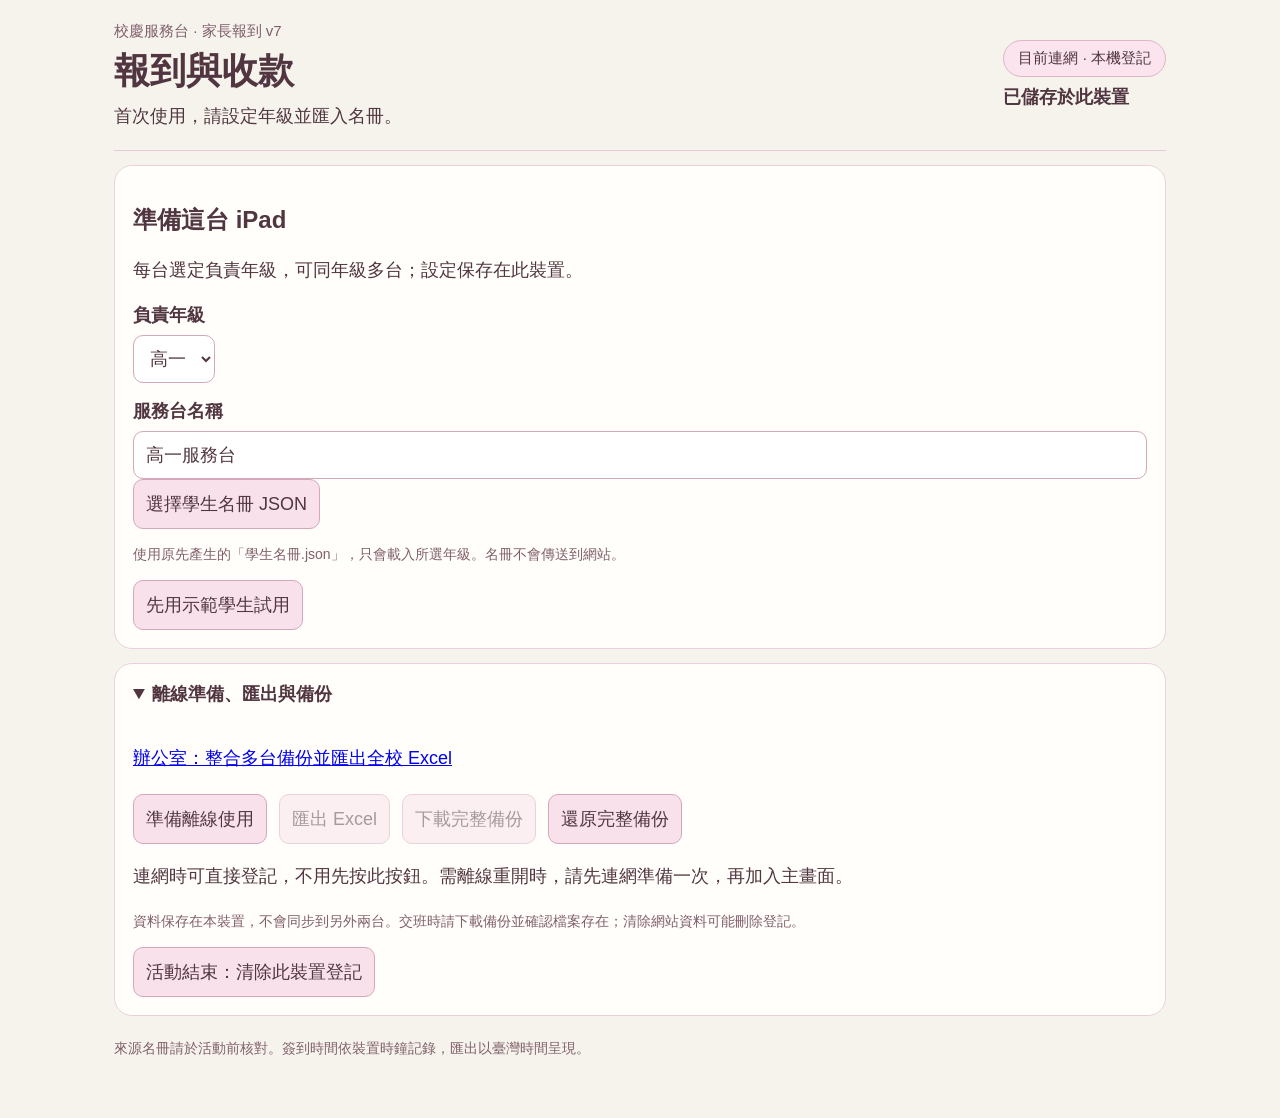
<file: index.html>
<!doctype html><html lang="zh-Hant"><meta charset="utf-8"><meta name="viewport" content="width=device-width,initial-scale=1,viewport-fit=cover"><meta name="theme-color" content="#a84f70"><meta name="apple-mobile-web-app-capable" content="yes"><link rel="manifest" href="manifest.webmanifest"><link rel="icon" href="icon.svg"><title>校慶報到與收款</title><link rel="stylesheet" href="style.css?v=7">
<main><header><div><small>校慶服務台 · 家長報到 v7</small><h1>報到與收款</h1><p id="station-title">首次使用，請設定年級並匯入名冊。</p></div><div><span class="badge" id="connection">檢查連線中</span><p id="save-status" role="status" aria-live="polite">正在讀取裝置資料…</p></div></header>
<div class="notice" id="error" role="alert" hidden></div>
<section class="panel" id="setup"><h2>準備這台 iPad</h2><p>每台選定負責年級，可同年級多台；設定保存在此裝置。</p><label for="grade">負責年級</label><select id="grade"><option value="1">高一</option><option value="2">高二</option><option value="3">高三</option></select><label for="station">服務台名稱</label><input id="station" maxlength="80" value="高一服務台"><label class="file">選擇學生名冊 JSON<input id="roster-file" type="file" accept=".json,application/json"></label><p class="hint">使用原先產生的「學生名冊.json」，只會載入所選年級。名冊不會傳送到網站。</p><button id="demo">先用示範學生試用</button></section>
<section id="workspace" hidden><div class="stats"><div><small>已到家長</small><strong id="present-count">0</strong></div><div><small>家長到場比例</small><strong id="ratio-count">0%</strong></div><div><small>有效實收</small><strong id="amount-count">$0</strong></div></div>
<section class="panel" id="search-panel"><label for="query">搜尋姓名、班級或座號</label><div class="row"><input id="query" type="search" placeholder="輸入學生姓名" autocomplete="off"><button id="clear-query">清除／下一位</button></div><div class="row filters"><label>顯示<select id="filter"><option value="search">依搜尋結果</option><option value="present">已到場</option><option value="absent">未到場</option><option value="paid">有收款</option><option value="all">本年級全部</option></select></label><span id="result-count" role="status"></span></div><div id="results" class="results"></div></section>
<section class="panel" id="editor" hidden><div class="row editor-head"><h2 id="student-title"></h2><button id="close-editor">返回選擇其他學生</button></div><div class="entry-grid"><div><div class="row checks"><div class="check"><input id="present" type="checkbox"><label for="present">家長已到場</label></div><div class="check"><input id="no-donation" type="checkbox"><label for="no-donation">無捐款</label></div></div><p class="hint" id="arrival-time"></p><label for="note">備註</label><textarea id="note" maxlength="2000" rows="2" placeholder="填寫備註（可留白）"></textarea></div><form id="payment-form"><h3>新增一筆實收捐款（選填）</h3><div class="fields"><div><label for="amount">實收金額（元）</label><input id="amount" type="number" min="1" max="99999999" step="1" inputmode="numeric" placeholder="無收款可留白"></div><div><label for="method">收款方式</label><select id="method"><option>現金</option><option>轉帳</option><option>其他</option></select></div></div><label for="payment-note">這筆收款備註</label><input id="payment-note" maxlength="2000" placeholder="可留白"></form></div><div class="row save-row"><p id="editor-message" role="status" aria-live="polite">勾選與填寫完成後，請按儲存登記。</p><button class="primary" id="save-registration">儲存登記</button></div><details id="history"><summary>此學生收款紀錄</summary><div id="payments"></div></details></section><section class="panel" id="received-panel"><h2>目前已收到款項</h2><label for="received-query">查詢學生或班級</label><input id="received-query" type="search" placeholder="輸入姓名或班級；留白顯示全部"><p id="received-summary" role="status"></p><div id="received-list" class="results"></div></section></section>
<details class="panel" open id="management"><summary>離線準備、匯出與備份</summary><p><a href="merge.html">辦公室：整合多台備份並匯出全校 Excel</a></p><div class="tools"><button id="offline">準備離線使用</button><button id="export" disabled>匯出 Excel</button><button id="backup" disabled>下載完整備份</button><label class="file">還原完整備份<input id="restore" type="file" accept=".json,application/json"></label></div><p id="offline-status" role="status">連網時可直接登記，不用先按此按鈕。需離線重開時，請先連網準備一次，再加入主畫面。</p><p id="export-status" role="status"></p><p class="hint">資料保存在本裝置，不會同步到另外兩台。交班時請下載備份並確認檔案存在；清除網站資料可能刪除登記。</p><button id="erase">活動結束：清除此裝置登記</button></details><footer>來源名冊請於活動前核對。簽到時間依裝置時鐘記錄，匯出以臺灣時間呈現。</footer></main><dialog id="confirm-dialog"><form id="confirm-form"><h2 id="confirm-title">確認操作</h2><p id="confirm-text"></p><label id="confirm-label" for="confirm-input">請輸入</label><input id="confirm-input" maxlength="2000"><div class="tools"><button type="button" id="confirm-cancel">取消</button><button class="primary" type="submit">確認</button></div></form></dialog><script src="core.js?v=7"></script><script src="app.js?v=7"></script></html>
</file>
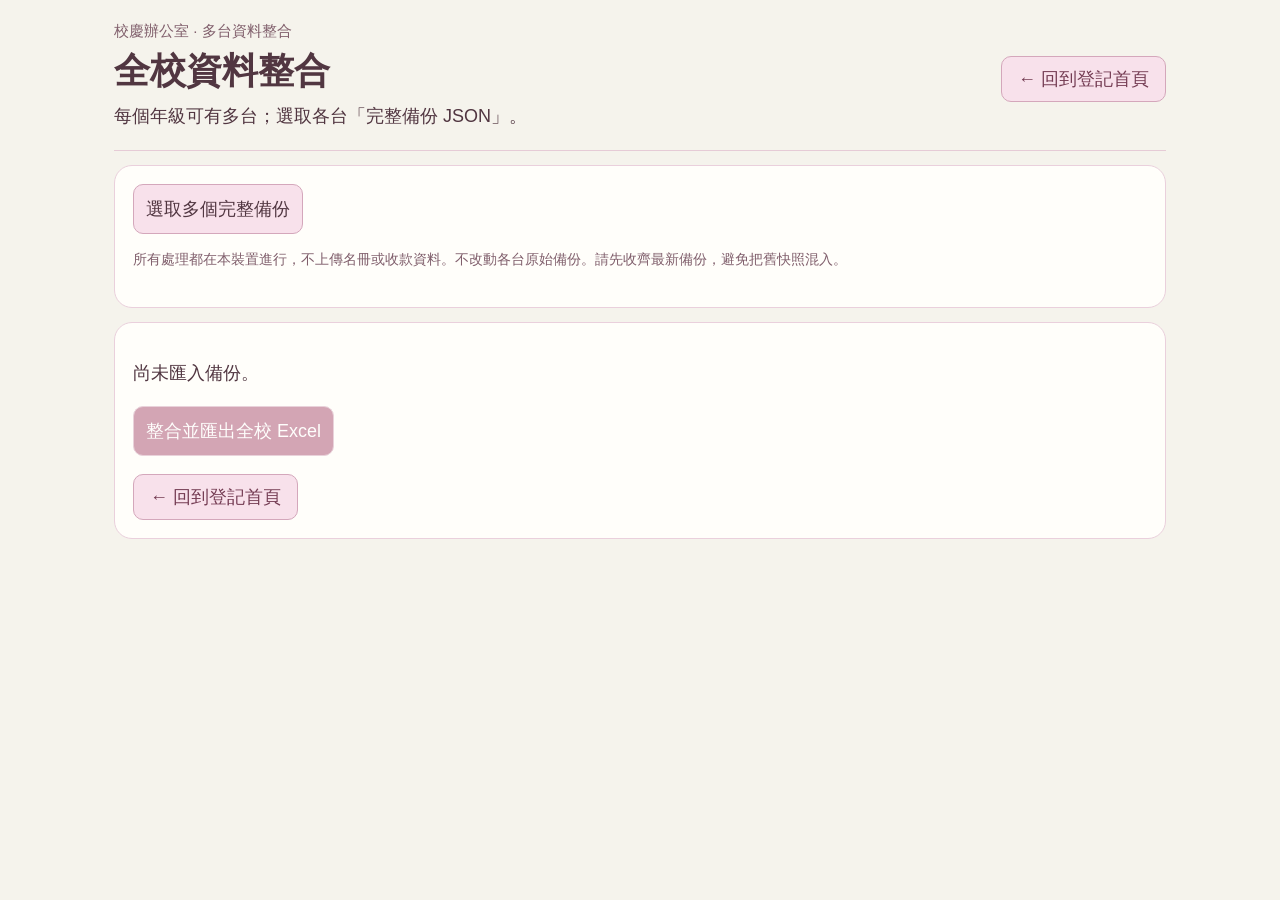
<file: merge.html>
<!doctype html><html lang="zh-Hant"><meta charset="utf-8"><meta name="viewport" content="width=device-width,initial-scale=1"><title>校慶全校資料整合</title><link rel="stylesheet" href="style.css?v=7"><main><header><div><small>校慶辦公室 · 多台資料整合</small><h1>全校資料整合</h1><p>每個年級可有多台；選取各台「完整備份 JSON」。</p></div><a class="home-link" href="./index.html">← 回到登記首頁</a></header><section class="panel"><label class="file">選取多個完整備份<input id="files" type="file" accept=".json,application/json" multiple></label><p class="hint">所有處理都在本裝置進行，不上傳名冊或收款資料。不改動各台原始備份。請先收齊最新備份，避免把舊快照混入。</p><p id="status" role="status"></p><div id="sources"></div></section><section id="conflicts" class="panel" hidden><h2>確認差異與疑似重複款項</h2><p>不會自動覆蓋有差異的紀錄。同學生同金額可能是兩筆真實捐款，請核對來源後選擇。</p><div id="issues"></div></section><section class="panel"><p id="summary">尚未匯入備份。</p><button id="export" class="primary" disabled>整合並匯出全校 Excel</button><p id="result" role="status"></p><a class="home-link" href="./index.html">← 回到登記首頁</a></section></main><script src="core.js?v=7"></script><script src="merge.js?v=7"></script><script src="merge-ui.js?v=7"></script></html>
</file>
<file: style.css>
:root{font:18px -apple-system,BlinkMacSystemFont,"PingFang TC",sans-serif;color:#513641;background:#fff5f8}*{box-sizing:border-box}body{margin:0}main{max-width:1100px;margin:auto;padding:32px 24px 60px}header,.row{display:flex;justify-content:space-between;align-items:center;gap:16px;flex-wrap:wrap}header{border-bottom:1px solid #e6cbd6;padding-bottom:20px}h1{font-size:36px;margin:10px 0}h2{font-size:24px}h3{font-size:20px}p{line-height:1.65}small,.hint,footer{color:#805f6c}.badge{display:inline-block;border:1px solid #dcb6c7;background:#fbe4ee;border-radius:20px;padding:8px 14px;font-size:15px}#save-status{font-weight:650}.panel{padding:24px;background:#fffafb;border:1px solid #ead0dc;border-radius:18px;margin-top:24px}label{display:block;font-weight:600;margin:16px 0 8px}input,select,textarea,button,.file{font:inherit;color:inherit;border:1px solid #d4a7bb;border-radius:10px;padding:12px;min-height:48px;background:white}input:not([type=checkbox]),textarea{width:100%}select{max-width:100%}button,.file{cursor:pointer}button{background:#f9e6ee}button:disabled{opacity:.5;cursor:wait}.primary{background:#a84f70;color:white}input:focus-visible,textarea:focus-visible,button:focus-visible,select:focus-visible,summary:focus-visible{outline:3px solid #a84f70;outline-offset:3px}.file{display:inline-flex;gap:10px;align-items:center;font-weight:400;margin:0;position:relative}.file input{position:absolute;opacity:0;width:1px!important;height:1px;min-height:0}.file:focus-within{outline:3px solid #a84f70}.tools{display:flex;gap:12px;flex-wrap:wrap;margin-top:20px}.stats{display:grid;grid-template-columns:repeat(3,1fr);gap:14px;margin-top:24px}.stats>div{background:#f8e1eb;border-radius:14px;padding:20px}.stats small,.stats strong{display:block}.stats strong{font-size:30px;margin-top:8px;overflow-wrap:anywhere}.row>input{flex:1;min-width:180px}.filters{justify-content:flex-start;margin:16px 0}.filters label{margin:0}.filters select{margin-left:12px}.results{display:grid;grid-template-columns:repeat(2,minmax(0,1fr));gap:12px;max-height:480px;overflow:auto}.student{text-align:left;display:flex;flex-direction:column;gap:6px;background:#fffafb;overflow-wrap:anywhere}.student strong{font-size:23px}.student[aria-pressed=true]{border:2px solid #a84f70;background:#fce8f0}.check{display:flex;align-items:center;gap:12px;margin-top:20px}.check input{width:28px;height:28px}.check label{margin:0;font-size:22px}.hint,footer{font-size:14px}.fields{display:grid;grid-template-columns:1fr 1fr;gap:16px}hr{border:0;border-top:1px solid #ead0dc;margin-top:28px}form button{margin-top:16px}.payment{border-top:1px solid #ead0dc;padding:16px 0;overflow-wrap:anywhere}.payment button{margin-left:12px}.notice{background:#fff1dd;border:1px solid #bf873a;padding:16px;margin-top:16px;border-radius:12px;white-space:pre-line;overflow-wrap:anywhere}summary{cursor:pointer;font-weight:600;min-height:44px}footer{margin-top:24px}#student-title{overflow-wrap:anywhere}[hidden]{display:none!important}@media(max-width:600px){main{padding:20px 14px}.panel{padding:18px 14px}.stats{gap:8px}.stats>div{padding:12px 9px}.stats strong{font-size:23px}.stats small{font-size:13px}.results,.fields{grid-template-columns:1fr}.row>input{flex-basis:100%}.tools>*{width:100%;justify-content:center}h1{font-size:30px}.filters select{margin-left:0}button{white-space:normal}.payment button{margin:8px 0 0;display:block}}

dialog{max-width:calc(100vw - 32px);width:520px;border:1px solid #d4a7bb;border-radius:18px;padding:24px;background:#fffafb;color:#513641}dialog::backdrop{background:#51364166}

#editor{scroll-margin-top:16px}.received{border:1px solid #ead0dc;border-radius:12px;padding:16px}.received strong:last-child{color:#a84f70}
/* v5: compact entry, warm paper background and pink controls. */
:root{background:#f5f3ec}button,.file{background:#f8e1eb;border-color:#d4a7bb}button.primary{background:#a84f70;color:#fff}input[type=checkbox]{accent-color:#a84f70}.panel{background:#fffefa;margin-top:14px;padding:18px}main{padding-top:20px}header{padding-bottom:12px}h1{margin:6px 0}header p{margin:6px 0}.stats{margin-top:14px}.stats>div{padding:12px 16px}.stats strong{font-size:25px;margin-top:4px}.entry-grid{display:grid;grid-template-columns:1fr 1fr;gap:20px}.entry-grid label{margin:9px 0 5px}.entry-grid .check label{margin:0;font-size:19px}.check{margin:0}.checks{justify-content:flex-start;gap:18px;margin-top:10px}.entry-grid h3{margin:8px 0;font-size:18px}.entry-grid p{margin:7px 0}.entry-grid input:not([type=checkbox]),.entry-grid select,.entry-grid textarea{padding:8px 10px;min-height:44px}.entry-grid select{width:100%}.entry-grid .fields{gap:10px}.editor-head h2{margin:0;font-size:23px}.editor-head button{min-height:44px;padding:8px 12px}.save-row{margin-top:12px;border-top:1px solid #e4d6d8;padding-top:10px}.save-row p{font-size:15px;margin:0;flex:1}.save-row button{min-width:160px}#history{margin-top:8px}#history summary{font-size:15px;min-height:32px;padding-top:5px}.editing #received-panel{margin-top:14px}.editing header{padding-bottom:8px}.editing h1{font-size:26px}.editing .stats{display:none}.editing #editor{margin-top:10px}#editor{scroll-margin-top:10px}#editor-message{overflow-wrap:anywhere}dialog{background:#fffefa}@media(max-width:600px){.entry-grid{grid-template-columns:1fr;gap:6px}.entry-grid .fields{grid-template-columns:1fr 1fr}.panel{padding:14px}.checks{margin-top:8px}.editor-head{gap:8px}.editor-head h2{font-size:21px}.save-row{gap:8px}.save-row button{width:100%}.entry-grid textarea{height:64px}.stats strong{font-size:22px}}

#close-editor:disabled{background:#e5e5e2;color:#8b8b86;border-color:#d3d3cd;opacity:1;cursor:not-allowed}

.home-link{display:inline-flex;align-items:center;justify-content:center;min-height:44px;padding:10px 16px;background:#f8e1eb;border:1px solid #d4a7bb;border-radius:10px;color:#743c53;text-decoration:none}.home-link:focus-visible{outline:3px solid #a84f70;outline-offset:3px}
</file>
